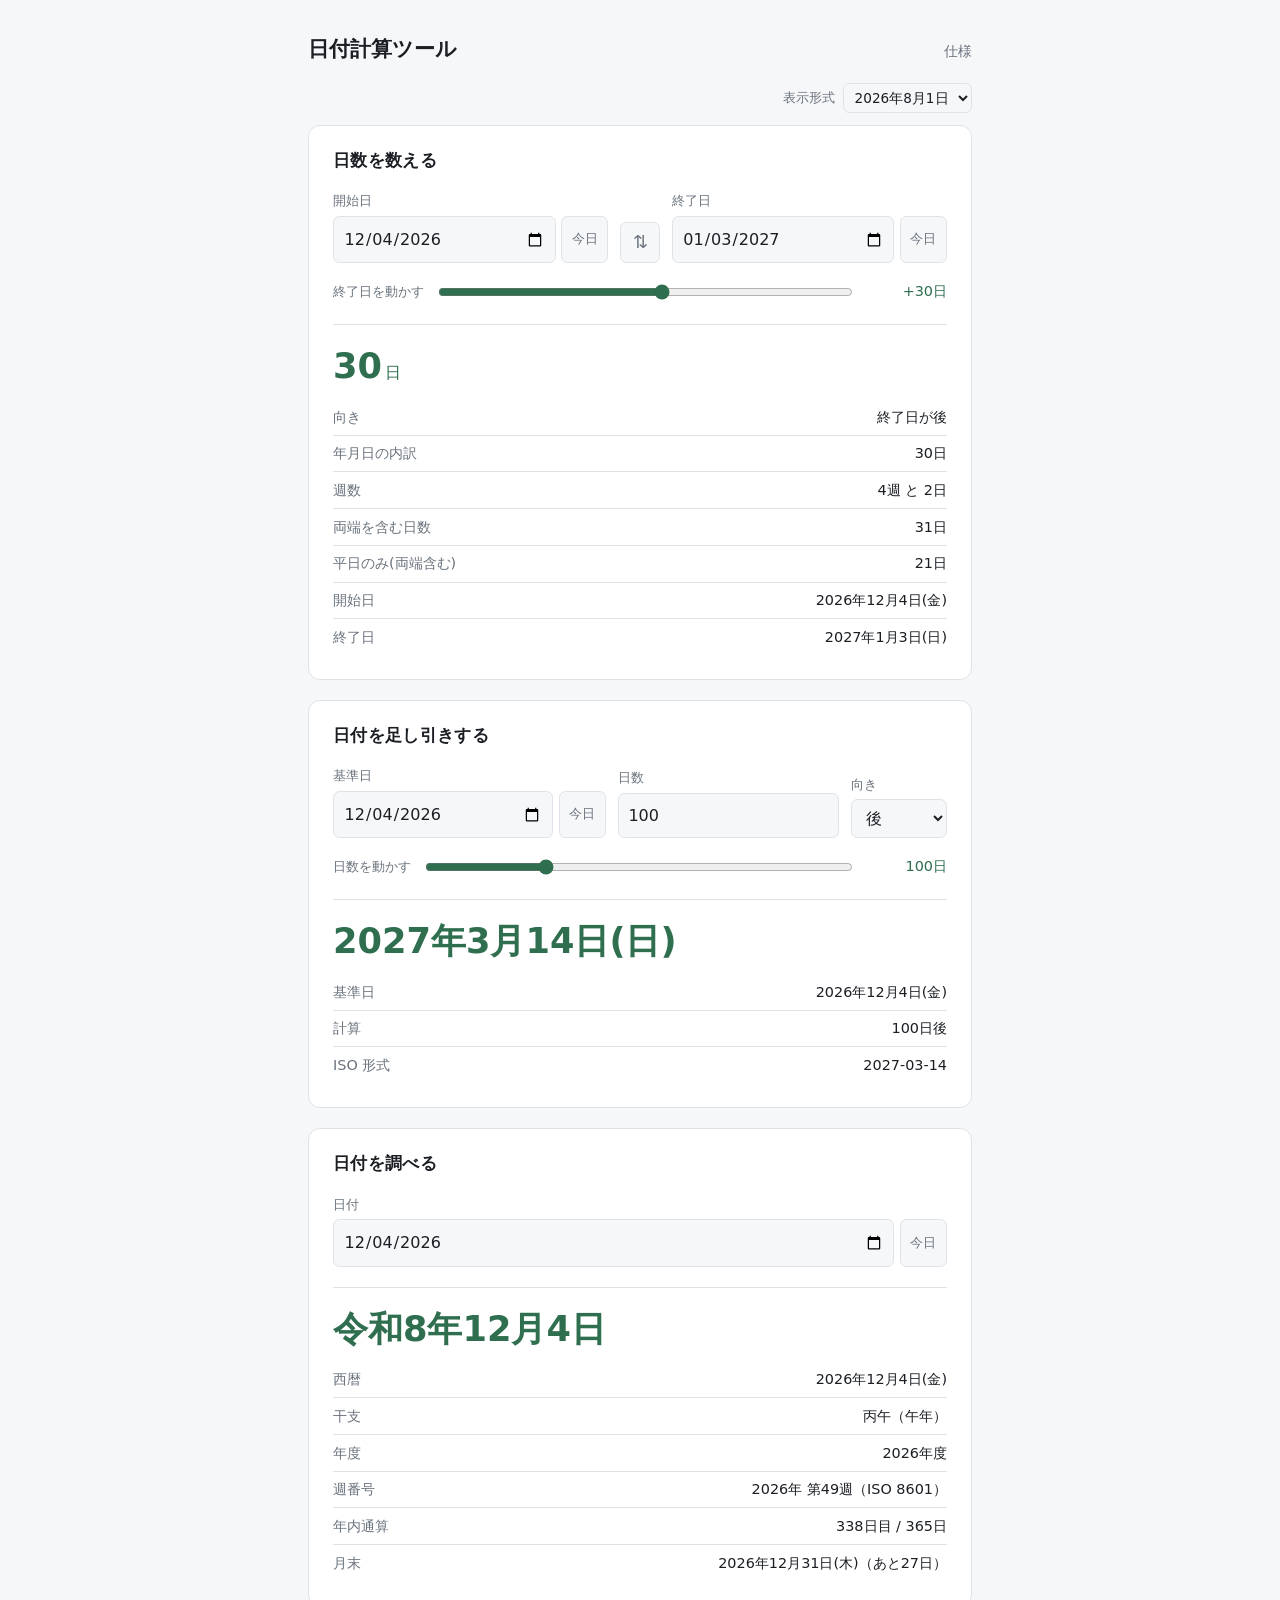
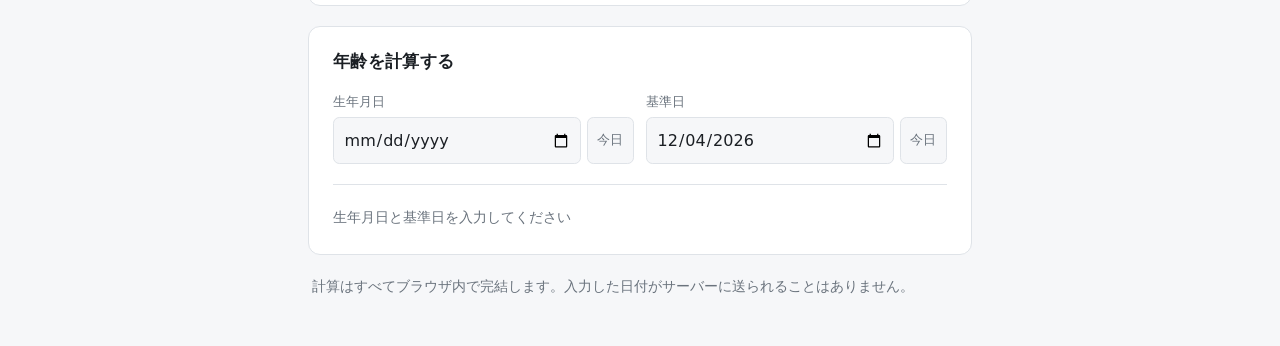
<file: index.html>
<!doctype html>
<html lang="ja">
  <head>
    <meta charset="utf-8" />
    <meta name="viewport" content="width=device-width, initial-scale=1" />
    <title>日付計算ツール</title>
    <meta name="description" content="2つの日付の差分日数と、日付の加減算をブラウザ上で計算します。" />
    <link rel="stylesheet" href="https://tyabuta.github.io/date-calc/style.css?h=c6742239de6b1fe4ee40" />
  </head>
  <body>
    <header class="site-header">
      <a class="site-title" href="https://tyabuta.github.io/date-calc/">日付計算ツール</a>
      <nav>
        <a href="https://tyabuta.github.io/date-calc/about/">仕様</a>
      </nav>
    </header>

    <main>
<div class="toolbar">
  <label for="date-style">表示形式</label>
  <select id="date-style">
    <option value="ja">2026年8月1日</option>
    <option value="slash">2026/08/01</option>
    <option value="dash">2026-08-01</option>
  </select>
</div>

<section class="card">
  <h2>日数を数える</h2>
  <div class="fields">
    <div class="field">
      <label for="diff-from">開始日</label>
      <div class="input-row">
        <input type="date" id="diff-from" />
        <button type="button" class="today" data-target="diff-from" title="今日にする">今日</button>
      </div>
    </div>
    <button type="button" class="swap" id="diff-swap" title="開始日と終了日を入れ替える">⇅</button>
    <div class="field">
      <label for="diff-to">終了日</label>
      <div class="input-row">
        <input type="date" id="diff-to" />
        <button type="button" class="today" data-target="diff-to" title="今日にする">今日</button>
      </div>
    </div>
  </div>

  <div class="slider">
    <label for="diff-slider">終了日を動かす</label>
    <input type="range" id="diff-slider" step="1" />
    <output id="diff-offset" for="diff-slider"></output>
  </div>

  <output id="diff-result" class="result" aria-live="polite"></output>
</section>

<section class="card">
  <h2>日付を足し引きする</h2>
  <div class="fields">
    <div class="field">
      <label for="add-base">基準日</label>
      <div class="input-row">
        <input type="date" id="add-base" />
        <button type="button" class="today" data-target="add-base" title="今日にする">今日</button>
      </div>
    </div>
    <div class="field narrow">
      <label for="add-days">日数</label>
      <input type="number" id="add-days" value="100" step="1" min="0" />
    </div>
    <div class="field narrow">
      <label for="add-dir">向き</label>
      <select id="add-dir">
        <option value="1">後</option>
        <option value="-1">前</option>
      </select>
    </div>
  </div>

  <div class="slider">
    <label for="add-slider">日数を動かす</label>
    <input type="range" id="add-slider" min="0" step="1" />
    <output id="add-amount" for="add-slider"></output>
  </div>

  <output id="add-result" class="result" aria-live="polite"></output>
</section>

<section class="card">
  <h2>日付を調べる</h2>
  <div class="fields">
    <div class="field">
      <label for="info-date">日付</label>
      <div class="input-row">
        <input type="date" id="info-date" />
        <button type="button" class="today" data-target="info-date" title="今日にする">今日</button>
      </div>
    </div>
  </div>

  <output id="info-result" class="result" aria-live="polite"></output>
</section>

<section class="card">
  <h2>年齢を計算する</h2>
  <div class="fields">
    <div class="field">
      <label for="age-birth">生年月日</label>
      <div class="input-row">
        <input type="date" id="age-birth" />
        <button type="button" class="today" data-target="age-birth" title="今日にする">今日</button>
      </div>
    </div>
    <div class="field">
      <label for="age-on">基準日</label>
      <div class="input-row">
        <input type="date" id="age-on" />
        <button type="button" class="today" data-target="age-on" title="今日にする">今日</button>
      </div>
    </div>
  </div>

  <output id="age-result" class="result" aria-live="polite"></output>
</section>

<div class="note"><p>計算はすべてブラウザ内で完結します。入力した日付がサーバーに送られることはありません。</p>
</div>
</main>

    
<script type="module" src="https://tyabuta.github.io/date-calc/app.js?h=f6dc73c4ee60c0c8afc9"></script>

  </body>
</html>
</file>
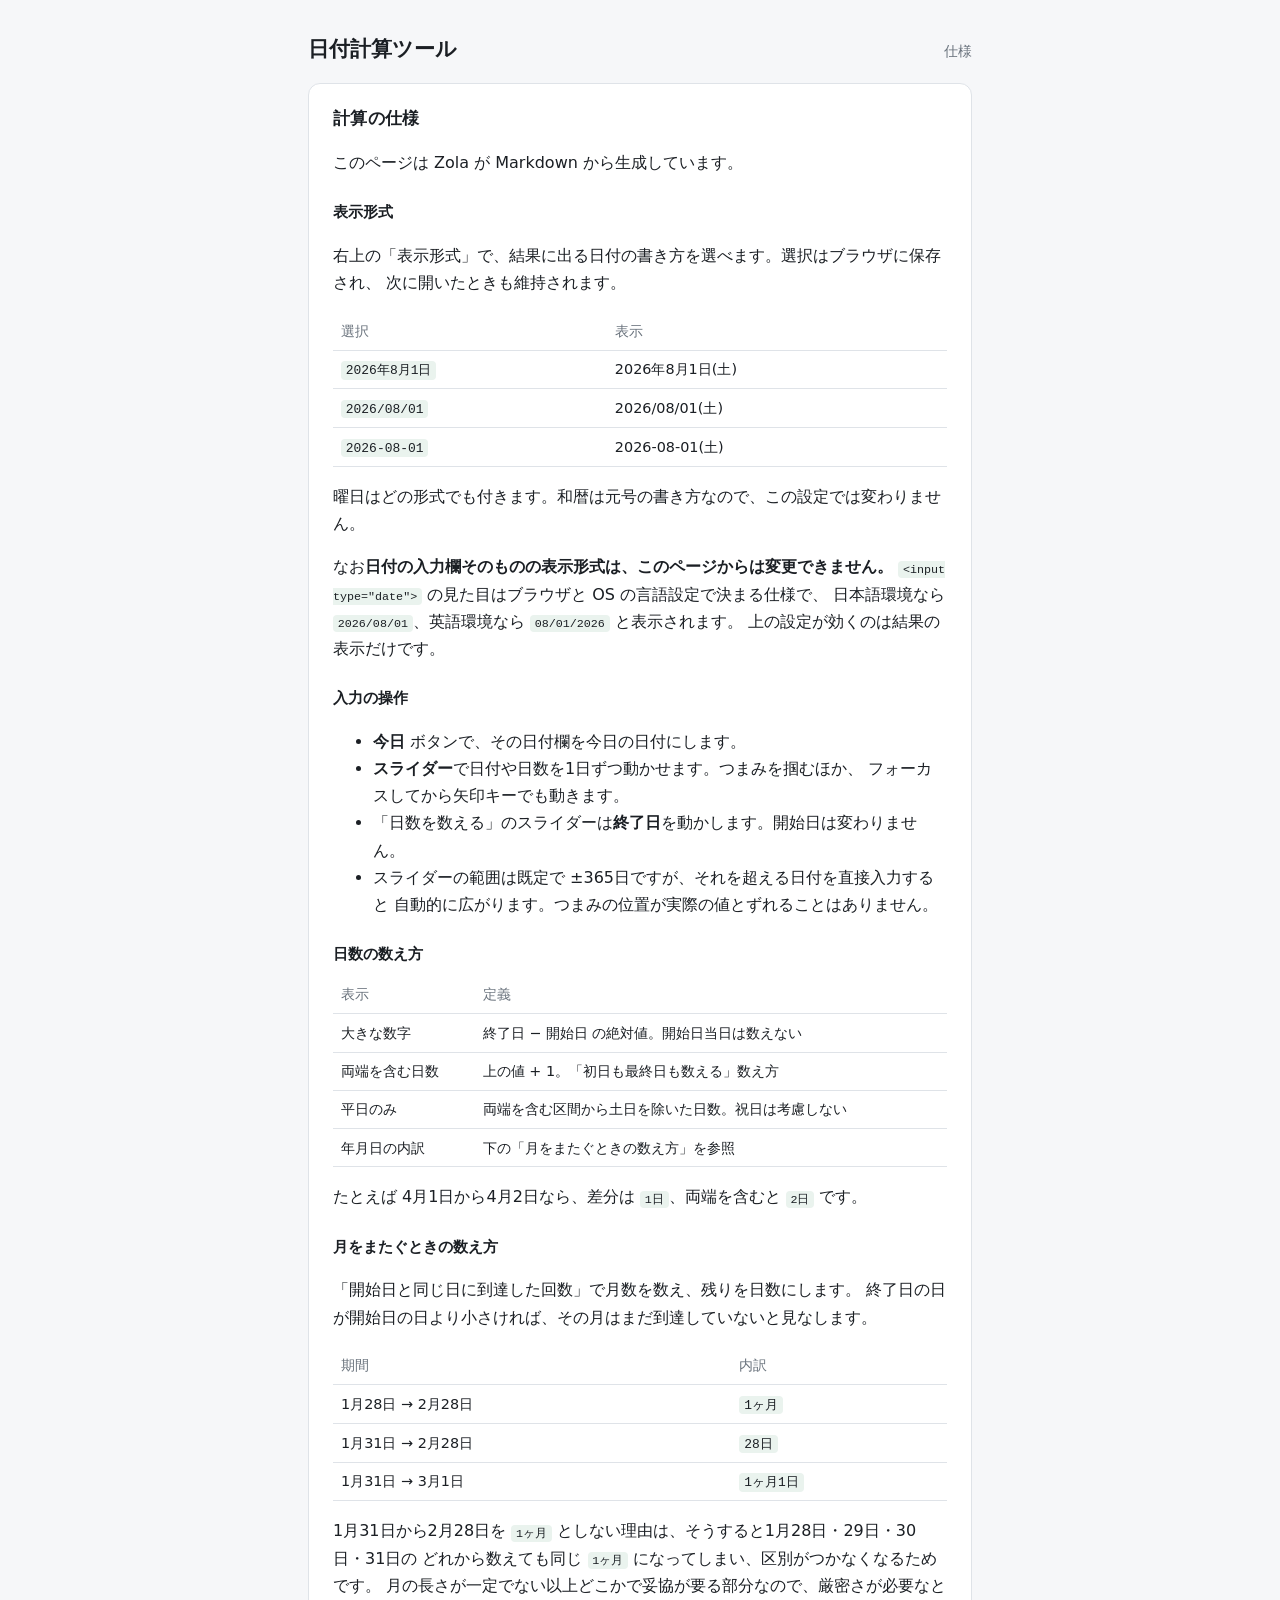
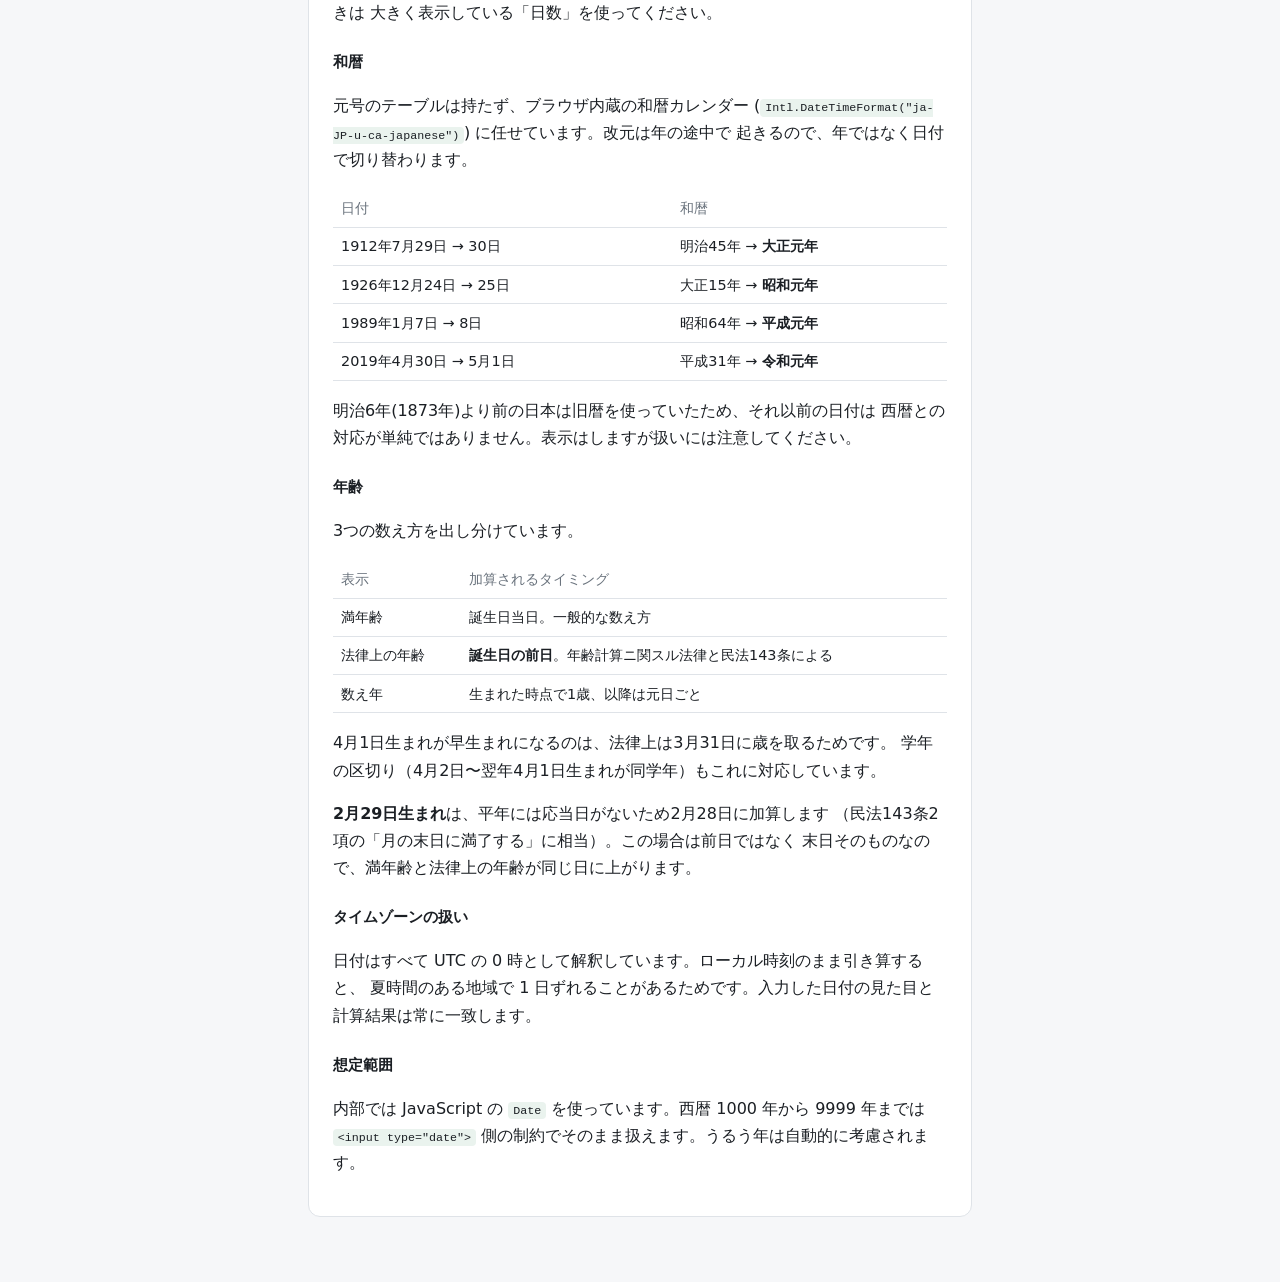
<file: about/index.html>
<!doctype html>
<html lang="ja">
  <head>
    <meta charset="utf-8" />
    <meta name="viewport" content="width=device-width, initial-scale=1" />
    <title>計算の仕様 | 日付計算ツール</title>
    <meta name="description" content="2つの日付の差分日数と、日付の加減算をブラウザ上で計算します。" />
    <link rel="stylesheet" href="https://tyabuta.github.io/date-calc/style.css?h=c6742239de6b1fe4ee40" />
  </head>
  <body>
    <header class="site-header">
      <a class="site-title" href="https://tyabuta.github.io/date-calc/">日付計算ツール</a>
      <nav>
        <a href="https://tyabuta.github.io/date-calc/about/">仕様</a>
      </nav>
    </header>

    <main>
<article class="card prose">
  <h2>計算の仕様</h2>
  <p>このページは Zola が Markdown から生成しています。</p>
<h3 id="biao-shi-xing-shi">表示形式</h3>
<p>右上の「表示形式」で、結果に出る日付の書き方を選べます。選択はブラウザに保存され、
次に開いたときも維持されます。</p>
<table><thead><tr><th>選択</th><th>表示</th></tr></thead><tbody>
<tr><td><code>2026年8月1日</code></td><td>2026年8月1日(土)</td></tr>
<tr><td><code>2026/08/01</code></td><td>2026/08/01(土)</td></tr>
<tr><td><code>2026-08-01</code></td><td>2026-08-01(土)</td></tr>
</tbody></table>
<p>曜日はどの形式でも付きます。和暦は元号の書き方なので、この設定では変わりません。</p>
<p>なお<strong>日付の入力欄そのものの表示形式は、このページからは変更できません。</strong>
<code>&lt;input type="date"&gt;</code> の見た目はブラウザと OS の言語設定で決まる仕様で、
日本語環境なら <code>2026/08/01</code>、英語環境なら <code>08/01/2026</code> と表示されます。
上の設定が効くのは結果の表示だけです。</p>
<h3 id="ru-li-nocao-zuo">入力の操作</h3>
<ul>
<li><strong>今日</strong> ボタンで、その日付欄を今日の日付にします。</li>
<li><strong>スライダー</strong>で日付や日数を1日ずつ動かせます。つまみを掴むほか、
フォーカスしてから矢印キーでも動きます。</li>
<li>「日数を数える」のスライダーは<strong>終了日</strong>を動かします。開始日は変わりません。</li>
<li>スライダーの範囲は既定で ±365日ですが、それを超える日付を直接入力すると
自動的に広がります。つまみの位置が実際の値とずれることはありません。</li>
</ul>
<h3 id="ri-shu-noshu-efang">日数の数え方</h3>
<table><thead><tr><th>表示</th><th>定義</th></tr></thead><tbody>
<tr><td>大きな数字</td><td>終了日 − 開始日 の絶対値。開始日当日は数えない</td></tr>
<tr><td>両端を含む日数</td><td>上の値 + 1。「初日も最終日も数える」数え方</td></tr>
<tr><td>平日のみ</td><td>両端を含む区間から土日を除いた日数。祝日は考慮しない</td></tr>
<tr><td>年月日の内訳</td><td>下の「月をまたぐときの数え方」を参照</td></tr>
</tbody></table>
<p>たとえば 4月1日から4月2日なら、差分は <code>1日</code>、両端を含むと <code>2日</code> です。</p>
<h3 id="yue-womatagutokinoshu-efang">月をまたぐときの数え方</h3>
<p>「開始日と同じ日に到達した回数」で月数を数え、残りを日数にします。
終了日の日が開始日の日より小さければ、その月はまだ到達していないと見なします。</p>
<table><thead><tr><th>期間</th><th>内訳</th></tr></thead><tbody>
<tr><td>1月28日 → 2月28日</td><td><code>1ヶ月</code></td></tr>
<tr><td>1月31日 → 2月28日</td><td><code>28日</code></td></tr>
<tr><td>1月31日 → 3月1日</td><td><code>1ヶ月1日</code></td></tr>
</tbody></table>
<p>1月31日から2月28日を <code>1ヶ月</code> としない理由は、そうすると1月28日・29日・30日・31日の
どれから数えても同じ <code>1ヶ月</code> になってしまい、区別がつかなくなるためです。
月の長さが一定でない以上どこかで妥協が要る部分なので、厳密さが必要なときは
大きく表示している「日数」を使ってください。</p>
<h3 id="he-li">和暦</h3>
<p>元号のテーブルは持たず、ブラウザ内蔵の和暦カレンダー
(<code>Intl.DateTimeFormat("ja-JP-u-ca-japanese")</code>) に任せています。改元は年の途中で
起きるので、年ではなく日付で切り替わります。</p>
<table><thead><tr><th>日付</th><th>和暦</th></tr></thead><tbody>
<tr><td>1912年7月29日 → 30日</td><td>明治45年 → <strong>大正元年</strong></td></tr>
<tr><td>1926年12月24日 → 25日</td><td>大正15年 → <strong>昭和元年</strong></td></tr>
<tr><td>1989年1月7日 → 8日</td><td>昭和64年 → <strong>平成元年</strong></td></tr>
<tr><td>2019年4月30日 → 5月1日</td><td>平成31年 → <strong>令和元年</strong></td></tr>
</tbody></table>
<p>明治6年(1873年)より前の日本は旧暦を使っていたため、それ以前の日付は
西暦との対応が単純ではありません。表示はしますが扱いには注意してください。</p>
<h3 id="nian-ling">年齢</h3>
<p>3つの数え方を出し分けています。</p>
<table><thead><tr><th>表示</th><th>加算されるタイミング</th></tr></thead><tbody>
<tr><td>満年齢</td><td>誕生日当日。一般的な数え方</td></tr>
<tr><td>法律上の年齢</td><td><strong>誕生日の前日</strong>。年齢計算ニ関スル法律と民法143条による</td></tr>
<tr><td>数え年</td><td>生まれた時点で1歳、以降は元日ごと</td></tr>
</tbody></table>
<p>4月1日生まれが早生まれになるのは、法律上は3月31日に歳を取るためです。
学年の区切り（4月2日〜翌年4月1日生まれが同学年）もこれに対応しています。</p>
<p><strong>2月29日生まれ</strong>は、平年には応当日がないため2月28日に加算します
（民法143条2項の「月の末日に満了する」に相当）。この場合は前日ではなく
末日そのものなので、満年齢と法律上の年齢が同じ日に上がります。</p>
<h3 id="taimuzonnoxi-i">タイムゾーンの扱い</h3>
<p>日付はすべて UTC の 0 時として解釈しています。ローカル時刻のまま引き算すると、
夏時間のある地域で 1 日ずれることがあるためです。入力した日付の見た目と
計算結果は常に一致します。</p>
<h3 id="xiang-ding-fan-wei">想定範囲</h3>
<p>内部では JavaScript の <code>Date</code> を使っています。西暦 1000 年から 9999 年までは
<code>&lt;input type="date"&gt;</code> 側の制約でそのまま扱えます。うるう年は自動的に考慮されます。</p>

</article>
</main>

    
  </body>
</html>
</file>
